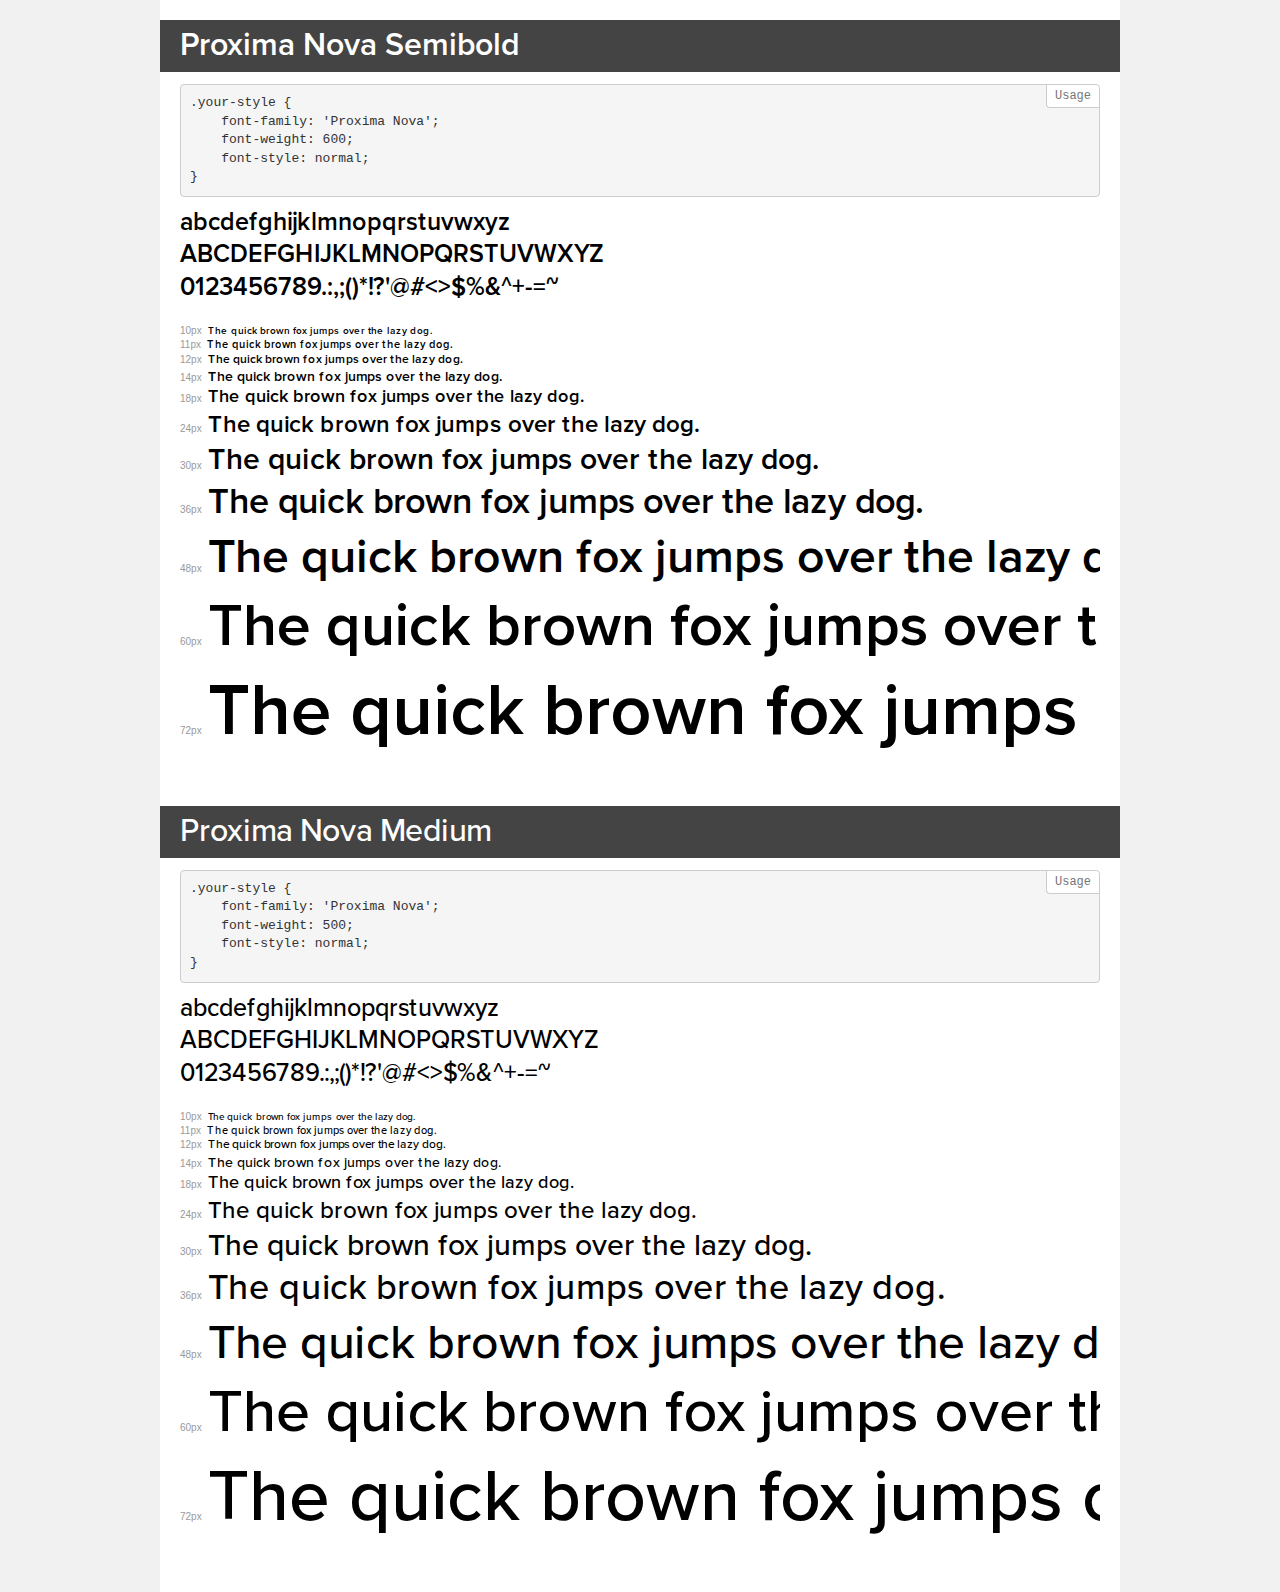
<file: fonts/transfonter.org-20181107-172244/demo.html>
<!DOCTYPE html>
<html>
<head>
    <meta charset="utf-8">
    <meta http-equiv="X-UA-Compatible" content="IE=edge">
    <meta name="viewport" content="width=device-width, initial-scale=1">
    <meta name="robots" content="noindex, noarchive">
    <meta name="format-detection" content="telephone=no">
    <title>Transfonter demo</title>
    <link href="stylesheet.css" rel="stylesheet">
    <style>
        /*
        http://meyerweb.com/eric/tools/css/reset/
        v2.0 | 20110126
        License: none (public domain)
        */
        html, body, div, span, applet, object, iframe,
        h1, h2, h3, h4, h5, h6, p, blockquote, pre,
        a, abbr, acronym, address, big, cite, code,
        del, dfn, em, img, ins, kbd, q, s, samp,
        small, strike, strong, sub, sup, tt, var,
        b, u, i, center,
        dl, dt, dd, ol, ul, li,
        fieldset, form, label, legend,
        table, caption, tbody, tfoot, thead, tr, th, td,
        article, aside, canvas, details, embed,
        figure, figcaption, footer, header, hgroup,
        menu, nav, output, ruby, section, summary,
        time, mark, audio, video {
            margin: 0;
            padding: 0;
            border: 0;
            font-size: 100%;
            font: inherit;
            vertical-align: baseline;
        }
        /* HTML5 display-role reset for older browsers */
        article, aside, details, figcaption, figure,
        footer, header, hgroup, menu, nav, section {
            display: block;
        }
        body {
            line-height: 1;
        }
        ol, ul {
            list-style: none;
        }
        blockquote, q {
            quotes: none;
        }
        blockquote:before, blockquote:after,
        q:before, q:after {
            content: '';
            content: none;
        }
        table {
            border-collapse: collapse;
            border-spacing: 0;
        }
        /* common styles */
        body {
            background: #f1f1f1;
            color: #000;
        }
        .page {
            background: #fff;
            width: 920px;
            margin: 0 auto;
            padding: 20px 20px 0 20px;
            overflow: hidden;
        }
        .font-container {
            overflow-x: auto;
            overflow-y: hidden;
            margin-bottom: 40px;
            line-height: 1.3;
            white-space: nowrap;
            padding-bottom: 5px;
        }
        h1 {
            position: relative;
            background: #444;
            font-size: 32px;
            color: #fff;
            padding: 10px 20px;
            margin: 0 -20px 12px -20px;
        }
        .letters {
            font-size: 25px;
            margin-bottom: 20px;
        }
        .s10:before {
            content: '10px';
        }
        .s11:before {
            content: '11px';
        }
        .s12:before {
            content: '12px';
        }
        .s14:before {
            content: '14px';
        }
        .s18:before {
            content: '18px';
        }
        .s24:before {
            content: '24px';
        }
        .s30:before {
            content: '30px';
        }
        .s36:before {
            content: '36px';
        }
        .s48:before {
            content: '48px';
        }
        .s60:before {
            content: '60px';
        }
        .s72:before {
            content: '72px';
        }
        .s10:before, .s11:before, .s12:before, .s14:before,
        .s18:before, .s24:before, .s30:before, .s36:before,
        .s48:before, .s60:before, .s72:before {
            font-family: Arial, sans-serif;
            font-size: 10px;
            font-weight: normal;
            font-style: normal;
            color: #999;
            padding-right: 6px;
        }
        pre {
            display: block;
            position: relative;
            padding: 9px;
            margin: 0 0 10px;
            font-family: Monaco, Menlo, Consolas, "Courier New", monospace !important;
            font-size: 13px;
            line-height: 1.428571429;
            color: #333;
            font-weight: normal !important;
            font-style: normal !important;
            background-color: #f5f5f5;
            border: 1px solid #ccc;
            overflow-x: auto;
            border-radius: 4px;
        }
        pre:after {
            display: block;
            position: absolute;
            right: 0;
            top: 0;
            content: 'Usage';
            line-height: 1;
            padding: 5px 8px;
            font-size: 12px;
            color: #767676;
            background-color: #fff;
            border: 1px solid #ccc;
            border-right: none;
            border-top: none;
            border-radius: 0 4px 0 4px;
            z-index: 10;
        }
        /* responsive */
        @media (max-width: 959px) {
            .page {
                width: auto;
                margin: 0;
            }
        }
    </style>
</head>
<body>
<div class="page">
    <div class="demo" style="font-family: 'Proxima Nova'; font-weight: 600; font-style: normal;">
        <h1>Proxima Nova Semibold</h1>
        <pre>.your-style {
    font-family: 'Proxima Nova';
    font-weight: 600;
    font-style: normal;
}</pre>
        <div class="font-container">
            <p class="letters">
                abcdefghijklmnopqrstuvwxyz<br>
ABCDEFGHIJKLMNOPQRSTUVWXYZ<br>
                0123456789.:,;()*!?'@#<>$%&^+-=~
            </p>
            <p class="s10" style="font-size: 10px;">The quick brown fox jumps over the lazy dog.</p>
            <p class="s11" style="font-size: 11px;">The quick brown fox jumps over the lazy dog.</p>
            <p class="s12" style="font-size: 12px;">The quick brown fox jumps over the lazy dog.</p>
            <p class="s14" style="font-size: 14px;">The quick brown fox jumps over the lazy dog.</p>
            <p class="s18" style="font-size: 18px;">The quick brown fox jumps over the lazy dog.</p>
            <p class="s24" style="font-size: 24px;">The quick brown fox jumps over the lazy dog.</p>
            <p class="s30" style="font-size: 30px;">The quick brown fox jumps over the lazy dog.</p>
            <p class="s36" style="font-size: 36px;">The quick brown fox jumps over the lazy dog.</p>
            <p class="s48" style="font-size: 48px;">The quick brown fox jumps over the lazy dog.</p>
            <p class="s60" style="font-size: 60px;">The quick brown fox jumps over the lazy dog.</p>
            <p class="s72" style="font-size: 72px;">The quick brown fox jumps over the lazy dog.</p>
        </div>
    </div>
    <div class="demo" style="font-family: 'Proxima Nova'; font-weight: 500; font-style: normal;">
        <h1>Proxima Nova Medium</h1>
        <pre>.your-style {
    font-family: 'Proxima Nova';
    font-weight: 500;
    font-style: normal;
}</pre>
        <div class="font-container">
            <p class="letters">
                abcdefghijklmnopqrstuvwxyz<br>
ABCDEFGHIJKLMNOPQRSTUVWXYZ<br>
                0123456789.:,;()*!?'@#<>$%&^+-=~
            </p>
            <p class="s10" style="font-size: 10px;">The quick brown fox jumps over the lazy dog.</p>
            <p class="s11" style="font-size: 11px;">The quick brown fox jumps over the lazy dog.</p>
            <p class="s12" style="font-size: 12px;">The quick brown fox jumps over the lazy dog.</p>
            <p class="s14" style="font-size: 14px;">The quick brown fox jumps over the lazy dog.</p>
            <p class="s18" style="font-size: 18px;">The quick brown fox jumps over the lazy dog.</p>
            <p class="s24" style="font-size: 24px;">The quick brown fox jumps over the lazy dog.</p>
            <p class="s30" style="font-size: 30px;">The quick brown fox jumps over the lazy dog.</p>
            <p class="s36" style="font-size: 36px;">The quick brown fox jumps over the lazy dog.</p>
            <p class="s48" style="font-size: 48px;">The quick brown fox jumps over the lazy dog.</p>
            <p class="s60" style="font-size: 60px;">The quick brown fox jumps over the lazy dog.</p>
            <p class="s72" style="font-size: 72px;">The quick brown fox jumps over the lazy dog.</p>
        </div>
    </div>
</div>
</body>
</html>
</file>
<file: fonts/transfonter.org-20181107-172244/stylesheet.css>
@font-face {
    font-family: 'Proxima Nova';
    src: url('ProximaNova-Semibold.woff2') format('woff2'),
        url('ProximaNova-Semibold.woff') format('woff');
    font-weight: 600;
    font-style: normal;
}

@font-face {
    font-family: 'Proxima Nova';
    src: url('ProximaNova-Medium.woff2') format('woff2'),
        url('ProximaNova-Medium.woff') format('woff');
    font-weight: 500;
    font-style: normal;
}
</file>
